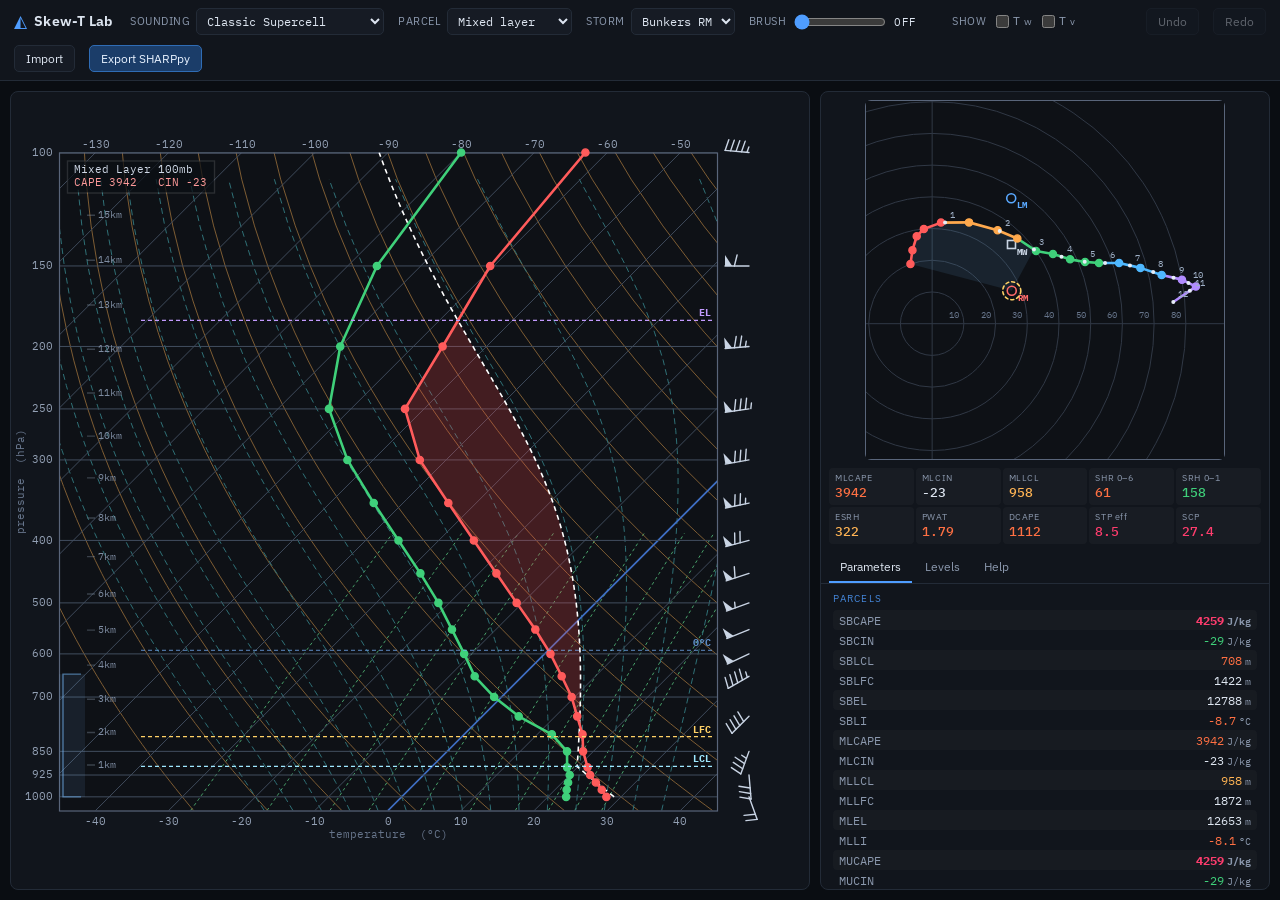
<file: web/skewt-lab/index.html>
<!doctype html>
<html lang="en" data-theme="dark">
<head>
<meta charset="utf-8">
<meta name="viewport" content="width=device-width, initial-scale=1">
<title>Skew-T Lab</title>
<link rel="preconnect" href="https://fonts.googleapis.com">
<link rel="preconnect" href="https://fonts.gstatic.com" crossorigin>
<link rel="stylesheet" href="https://fonts.googleapis.com/css2?family=IBM+Plex+Mono:wght@400;500;600&family=IBM+Plex+Sans:wght@400;500;600&display=swap">
<link rel="stylesheet" href="css/style.css">
</head>
<body>

<header class="bar">
  <div class="brand"><span class="logo">◭</span> Skew-T&nbsp;Lab</div>

  <label class="ctl">Sounding
    <select id="preset"></select>
  </label>

  <label class="ctl">Parcel
    <select id="parcel">
      <option value="sfc">Surface</option>
      <option value="ml" selected>Mixed layer</option>
      <option value="mu">Most unstable</option>
      <option value="eff">Eff. inflow</option>
      <option value="fcst">Forecast</option>
    </select>
  </label>

  <label class="ctl">Storm
    <select id="storm">
      <option value="rm" selected>Bunkers RM</option>
      <option value="lm">Bunkers LM</option>
      <option value="mean">0–6 mean</option>
    </select>
  </label>

  <label class="ctl brush">Brush
    <input type="range" id="brush" min="0" max="4000" step="100" value="0">
    <span class="val" id="brushVal">off</span>
  </label>

  <span class="ctl chks">Show
    <label class="chk"><input type="checkbox" id="showWb"> T<sub>w</sub></label>
    <label class="chk"><input type="checkbox" id="showTv"> T<sub>v</sub></label>
  </span>

  <div class="spacer"></div>

  <button id="undo" class="btn" title="Ctrl+Z">Undo</button>
  <button id="redo" class="btn" title="Ctrl+Shift+Z">Redo</button>
  <button id="importBtn" class="btn">Import</button>
  <button id="exportBtn" class="btn primary">Export SHARPpy</button>
</header>

<main>
  <section class="pane skewt-pane">
    <canvas id="skewt"></canvas>
  </section>

  <aside class="pane side">
    <div class="hodo-wrap">
      <canvas id="hodo"></canvas>
      <div class="hodo-foot" id="hodoFoot"></div>
    </div>

    <nav class="tabs">
      <button class="tab active" data-tab="params">Parameters</button>
      <button class="tab" data-tab="levels">Levels</button>
      <button class="tab" data-tab="help">Help</button>
    </nav>

    <div class="tabbody">
      <div class="tabpage active" id="page-params"></div>

      <div class="tabpage" id="page-levels">
        <div class="lvl-actions">
          <label class="ctl sm">Resolution
            <select id="resolution">
              <option value="raob">RAOB — mandatory + sig</option>
              <option value="bufr25">BUFR — 25 hPa</option>
              <option value="bufr10">BUFR — 10 hPa</option>
              <option value="bufr5">BUFR — 5 hPa</option>
              <option value="bufr2">BUFR — 2 hPa</option>
              <option value="bufr1">BUFR — 1 hPa</option>
            </select>
          </label>
          <span class="lvl-count" id="lvlCount"></span>
        </div>
        <div class="lvl-actions">
          <button class="btn sm" id="smoothT" title="One 1-2-1 pass over temperature and dewpoint">Smooth T/Td</button>
          <button class="btn sm" id="smoothW" title="One 1-2-1 pass over the wind profile">Smooth wind</button>
          <button class="btn sm" id="addLvl">+ level</button>
          <button class="btn sm" id="delLvl">– level</button>
          <label class="ctl sm">Sfc elev
            <input type="number" id="elev" step="10" class="num wide">
          </label>
        </div>
        <div class="lvl-scroll">
          <table class="lvl" id="lvlTable">
            <thead><tr>
              <th>hPa</th><th>m</th><th>T °C</th><th>Td °C</th><th>dir</th><th>kt</th>
            </tr></thead>
            <tbody></tbody>
          </table>
        </div>
      </div>

      <div class="tabpage" id="page-help">
        <h3>Editing</h3>
        <ul>
          <li><b>Drag</b> a red dot to change temperature, a green dot to change dewpoint. Points slide along their isobar.</li>
          <li><b>Drag</b> a hodograph dot to change that level's wind. Hold <kbd>Shift</kbd> to keep the direction and change speed only.</li>
          <li><b>Brush</b> spreads an edit into neighbouring levels with a cosine taper over the height you pick — good for reshaping a whole layer at once.</li>
          <li><kbd>Shift</kbd>+click empty skew-T space inserts a level there; <kbd>Alt</kbd>+click a dot deletes that level.</li>
          <li><b>Scroll</b> over the skew-T to zoom in around the cursor (up to ×24); finer isobars, isotherms and adiabats fill in as you go. <b>Drag</b> empty space (or right/middle-drag anywhere) to pan, <b>double-click</b> to reset.</li>
          <li><kbd>Ctrl</kbd>+<kbd>Z</kbd> /<kbd>Ctrl</kbd>+<kbd>Shift</kbd>+<kbd>Z</kbd> undo and redo.</li>
          <li>Dewpoint is clamped at or below temperature automatically.</li>
          <li><b>Resolution</b> (Levels tab) reshapes the sounding onto more editable points — RAOB gives the ~21 levels a radiosonde reports, BUFR gives a model-style profile every 25/10/5/2/1 hPa (up to ~950 points — zoom in to work with them). The curve is preserved; only the number of handles changes. At high resolution the dots thin out for legibility, but you can still grab any level.</li>
          <li><b>Smooth</b> runs one 1-2-1 pass to take the kinks out after editing. Press it repeatedly for more.</li>
        </ul>
        <h3>What is drawn</h3>
        <ul>
          <li>Red / green lines: environmental temperature and dewpoint. Dashed white: the selected parcel's trace.</li>
          <li>Red fill is CAPE above the LFC, blue fill is CIN below it — both computed with virtual temperature.</li>
          <li>The blue bracket on the left edge is the effective inflow layer (parcel CAPE ≥ 100 J/kg and CIN ≥ −250 J/kg).</li>
          <li>Hodograph colours: 0–1 km red, 1–3 orange, 3–6 green, 6–9 blue, 9–12 purple. RM / LM are the Bunkers motions, MW the 0–6 km mean wind, the yellow ring is the storm motion the parameters use.</li>
        </ul>
        <h3>Export</h3>
        <ul>
          <li><b>Export SHARPpy</b> writes the SPC plain-text format (<code>%TITLE% / %RAW% / %END%</code>) that SHARPpy, its <code>sharppy.io.spc_decoder</code>, and most SPC tools read directly.</li>
          <li>Optionally the derived parameters are appended as <code>#</code> comment lines, which decoders ignore.</li>
        </ul>
        <p class="note">Parcel theory here follows Bolton (1980) for LCL, θ<sub>e</sub> and the moist adiabat; buoyancy is integrated in log-pressure with virtual temperature. Numbers will land close to SHARPpy but not bit-identical.</p>
      </div>
    </div>
  </aside>
</main>

<div class="modal" id="modal" hidden>
  <div class="modal-box">
    <div class="modal-head">
      <h2 id="modalTitle">Export</h2>
      <button class="btn sm" id="modalClose">Close</button>
    </div>
    <div class="modal-tools" id="modalTools"></div>
    <textarea id="modalText" spellcheck="false"></textarea>
    <div class="modal-foot" id="modalFoot"></div>
  </div>
</div>

<script src="js/thermo.js"></script>
<script src="js/profile.js"></script>
<script src="js/params.js"></script>
<script src="js/samples.js"></script>
<script src="js/sharppy.js"></script>
<script src="js/bufkit.js"></script>
<script src="js/skewt.js"></script>
<script src="js/hodo.js"></script>
<script src="js/app.js"></script>
</body>
</html>
</file>
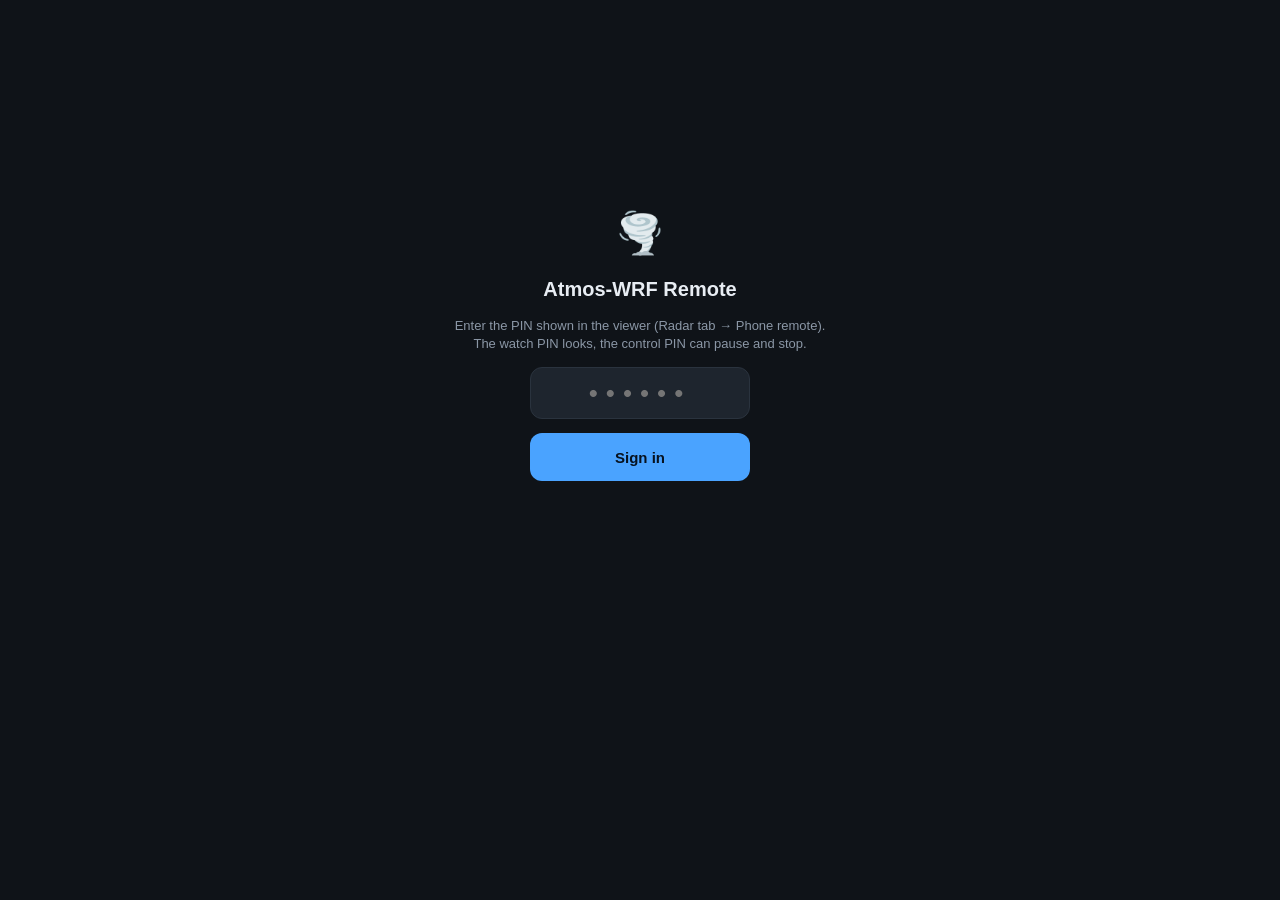
<file: web/remote.html>
<!doctype html>
<html lang="en">
<head>
<meta charset="utf-8">
<meta name="viewport" content="width=device-width, initial-scale=1, viewport-fit=cover">
<meta name="theme-color" content="#0f1318">
<meta name="apple-mobile-web-app-capable" content="yes">
<meta name="apple-mobile-web-app-status-bar-style" content="black-translucent">
<meta name="apple-mobile-web-app-title" content="Atmos-WRF Remote">
<title>Atmos-WRF Remote</title>
<style>
  :root { --bg: #0f1318; --panel: #171c23; --panel2: #1e252e; --line: #2a333e; --ink: #e8edf3; --muted: #8b97a6;
          --accent: #4aa3ff; --good: #3ecf8e; --warn: #f2b84b; --bad: #ff5c5c; }
  * { box-sizing: border-box; -webkit-tap-highlight-color: transparent; }
  html, body { margin: 0; background: var(--bg); color: var(--ink); font: 15px/1.4 -apple-system, "Segoe UI", Roboto, sans-serif; }
  body { padding: env(safe-area-inset-top) 0 env(safe-area-inset-bottom); }
  header { position: sticky; top: 0; z-index: 5; display: flex; align-items: center; gap: 10px; padding: 12px 16px;
           background: rgba(15, 19, 24, .92); backdrop-filter: blur(8px); border-bottom: 1px solid var(--line); }
  header b { font-size: 16px; letter-spacing: .2px; }
  .chip { padding: 3px 10px; border-radius: 99px; font-size: 12px; font-weight: 600; background: var(--panel2); color: var(--muted); }
  .chip.running { background: rgba(62, 207, 142, .15); color: var(--good); }
  .chip.paused, .chip.waiting { background: rgba(242, 184, 75, .15); color: var(--warn); }
  .chip.error { background: rgba(255, 92, 92, .15); color: var(--bad); }
  .grow { flex: 1; }
  main { padding: 12px 16px 90px; display: flex; flex-direction: column; gap: 12px; max-width: 760px; margin: 0 auto; }
  .card { background: var(--panel); border: 1px solid var(--line); border-radius: 14px; overflow: hidden; }
  .card h3 { margin: 0; padding: 12px 14px 6px; font-size: 13px; color: var(--muted); font-weight: 600; text-transform: uppercase; letter-spacing: .6px; }
  .stats { display: grid; grid-template-columns: repeat(3, 1fr); gap: 1px; background: var(--line); }
  .stats div { background: var(--panel); padding: 10px 12px; }
  .stats small { display: block; color: var(--muted); font-size: 11px; }
  .stats span { font-size: 17px; font-weight: 600; font-variant-numeric: tabular-nums; }
  .radar { position: relative; background: #0b0d10; aspect-ratio: 1 / 1; }
  .radar img { width: 100%; height: 100%; object-fit: contain; display: block; }
  .radar .stamp { position: absolute; right: 8px; bottom: 8px; font-size: 11px; color: var(--muted); background: rgba(0,0,0,.55); padding: 2px 6px; border-radius: 6px; }
  .seg { display: flex; gap: 6px; padding: 10px; flex-wrap: wrap; }
  .seg button, select { flex: 1; min-width: 60px; height: 38px; border-radius: 10px; border: 1px solid var(--line); background: var(--panel2);
           color: var(--ink); font: inherit; font-size: 14px; }
  .seg button.on { background: var(--accent); border-color: var(--accent); color: #07121f; font-weight: 600; }
  ul { list-style: none; margin: 0; padding: 0 14px 10px; }
  li { padding: 8px 0; border-bottom: 1px solid var(--line); font-size: 14px; }
  li:last-child { border-bottom: none; }
  li .meta { color: var(--muted); font-size: 12px; }
  .ef { display: inline-block; min-width: 38px; text-align: center; border-radius: 6px; padding: 1px 6px; font-weight: 700; color: #111; margin-right: 6px; }
  .live { color: var(--bad); font-size: 12px; font-weight: 600; }
  .controls { position: fixed; left: 0; right: 0; bottom: 0; display: flex; gap: 10px; padding: 12px 16px calc(12px + env(safe-area-inset-bottom));
              background: rgba(15, 19, 24, .94); backdrop-filter: blur(8px); border-top: 1px solid var(--line); }
  .controls button { flex: 1; height: 46px; border-radius: 12px; border: none; font: inherit; font-weight: 700; font-size: 15px; }
  #bPause { background: var(--warn); color: #241a05; }
  #bStop { background: var(--bad); color: #2a0707; }
  .login { min-height: 80vh; display: flex; flex-direction: column; align-items: center; justify-content: center; gap: 14px; padding: 24px; text-align: center; }
  .login input { width: 220px; height: 52px; font-size: 26px; text-align: center; letter-spacing: 8px; border-radius: 12px;
                 border: 1px solid var(--line); background: var(--panel2); color: var(--ink); }
  .login button { width: 220px; height: 48px; border-radius: 12px; border: none; background: var(--accent); color: #07121f; font: inherit; font-weight: 700; }
  .err { color: var(--bad); min-height: 20px; }
  .hint { color: var(--muted); font-size: 13px; }
  .hidden { display: none !important; }
</style>
</head>
<body>
<div id="login" class="login hidden">
  <div style="font-size:40px">🌪️</div>
  <b style="font-size:20px">Atmos-WRF Remote</b>
  <div class="hint">Enter the PIN shown in the viewer (Radar tab → Phone remote).<br>The watch PIN looks, the control PIN can pause and stop.</div>
  <input id="pin" inputmode="numeric" autocomplete="one-time-code" maxlength="12" placeholder="••••••">
  <button id="go">Sign in</button>
  <div id="err" class="err"></div>
</div>

<div id="app" class="hidden">
  <header><b>Atmos-WRF Remote</b><span id="status" class="chip">…</span><span class="grow"></span><span id="role" class="chip"></span></header>
  <main>
    <div class="card">
      <div class="stats">
        <div><small>Model time</small><span id="sClock">–</span></div>
        <div><small>Run time</small><span id="sT">–</span></div>
        <div><small>Speed</small><span id="sSpeed">–</span></div>
        <div><small>Storms</small><span id="sStorms">–</span></div>
        <div><small>Tornadoes</small><span id="sTor">–</span></div>
        <div><small>Warnings</small><span id="sWarn">–</span></div>
      </div>
    </div>
    <div class="card">
      <div class="seg"><select id="site"></select></div>
      <div class="radar"><img id="img" alt="" class="hidden"><span id="stamp" class="stamp">No radar volume yet</span></div>
      <div class="seg" id="prod"><button data-p="BR" class="on">Reflectivity</button><button data-p="BV">Velocity</button><button data-p="CC">CC</button></div>
      <div class="seg" id="view"><button data-v="storm" class="on">Tornado</button><button data-v="60">60 km</button><button data-v="150">150 km</button><button data-v="230">230 km</button></div>
    </div>
    <div class="card"><h3>Tornadoes</h3><ul id="tors"><li class="meta">None yet.</li></ul></div>
    <div class="card"><h3>Warnings</h3><ul id="warns"><li class="meta">None.</li></ul></div>
    <div class="card"><h3>Log</h3><ul id="log"></ul></div>
    <div class="hint" style="text-align:center"><a href="#" id="out" style="color:var(--muted)">Sign out</a></div>
  </main>
  <div id="controls" class="controls hidden"><button id="bPause">Pause</button><button id="bStop">Stop run</button></div>
</div>

<script>
(() => {
  const $ = id => document.getElementById(id);
  const EF = ['#00b4e6', '#00c800', '#e6d700', '#ff8000', '#ff0000', '#ff00ff'];
  let token = localStorage.getItem('arhtRemote') || '', role = '', prod = 'BR', view = 'storm', site = '', last = null, imgKey = '';
  const api = async (path, body) => {
    const r = await fetch('/api/r/' + path, body ? { method: 'POST', headers: { 'Content-Type': 'application/json', 'X-Remote-Token': token }, body: JSON.stringify(body) }
      : { headers: { 'X-Remote-Token': token } });
    if (r.status === 401) { signOut(); throw new Error('signed out'); }
    const d = await r.json(); if (!r.ok) throw new Error(d.error || r.statusText); return d;
  };
  function signOut() { token = ''; localStorage.removeItem('arhtRemote'); $('app').classList.add('hidden'); $('login').classList.remove('hidden'); }
  $('out').onclick = e => { e.preventDefault(); signOut(); };
  $('go').onclick = async () => {
    $('err').textContent = '';
    try {
      const r = await fetch('/api/r/login', { method: 'POST', headers: { 'Content-Type': 'application/json' }, body: JSON.stringify({ pin: $('pin').value }) });
      const d = await r.json(); if (!r.ok) throw new Error(d.error || 'wrong PIN');
      token = d.token; localStorage.setItem('arhtRemote', token); start();
    } catch (e) { $('err').textContent = e.message; }
  };
  $('pin').onkeydown = e => { if (e.key === 'Enter') $('go').click(); };
  const fmt = s => { s = Math.max(0, Math.round(s || 0)); const h = Math.floor(s / 3600), m = Math.floor(s % 3600 / 60); return h ? `${h} h ${m} min` : `${m} min`; };
  function seg(id, attr, set) {
    $(id).onclick = e => { const b = e.target.closest('button'); if (!b) return;
      $(id).querySelectorAll('button').forEach(x => x.classList.toggle('on', x === b)); set(b.dataset[attr]); imgKey = ''; refreshImage(); };
  }
  seg('prod', 'p', v => prod = v); seg('view', 'v', v => view = v);
  $('site').onchange = () => { site = $('site').value; imgKey = ''; refreshImage(); };
  $('bPause').onclick = async () => { await api('control', { action: last && last.status === 'paused' ? 'resume' : 'pause' }).catch(e => alert(e.message)); tick(); };
  $('bStop').onclick = async () => { if (confirm('Stop the run? It cannot be resumed.')) { await api('control', { action: 'stop' }).catch(e => alert(e.message)); tick(); } };

  async function tick() {
    let d;
    try { d = await api('state'); } catch (e) { $('status').textContent = 'offline'; return; }
    last = d; role = d.role;
    $('role').textContent = role === 'control' ? 'control' : 'watch';
    $('controls').classList.toggle('hidden', role !== 'control' || !['running', 'paused', 'waiting'].includes(d.status));
    $('bPause').textContent = d.status === 'paused' ? 'Resume' : 'Pause';
    $('status').textContent = d.status === 'none' ? 'no run' : d.status; $('status').className = 'chip ' + (d.status || '');
    $('sClock').textContent = d.model_ms ? new Date(d.model_ms).toISOString().slice(11, 16) + 'Z' : '–';
    $('sT').textContent = d.t !== undefined ? fmt(d.t) : '–';
    $('sSpeed').textContent = d.speed ? d.speed.toFixed(1) + '×' : '–';
    $('sStorms').textContent = d.storms ?? '–';
    $('sTor').textContent = (d.tornadoes || []).length + ((d.tornadoes || []).some(t => t.active) ? ' ●' : '');
    $('sWarn').textContent = (d.warnings || []).filter(w => w.active).length;
    const radars = d.radars || [];
    if (radars.map(r => r.icao).join() !== [...$('site').options].map(o => o.value).join()) {
      $('site').innerHTML = radars.map(r => `<option value="${r.icao}">${r.icao}${r.kind === 'dow' ? ' (DOW)' : ''}</option>`).join('');
      site = site && radars.some(r => r.icao === site) ? site : (d.display_radar || (radars[0] || {}).icao || '');
      $('site').value = site;
    }
    $('tors').innerHTML = (d.tornadoes || []).slice().reverse().map(t => `<li><span class="ef" style="background:${EF[Math.max(0, t.ef || 0)]}">EF${t.ef}</span>
      T${t.id} ${t.active ? '<span class="live">on the ground</span>' : ''}<div class="meta">${fmt(t.t0)} – ${fmt(t.t1)}, peak ${Math.round((t.wind || 0) * 2.237)} mph</div></li>`).join('') || '<li class="meta">None yet.</li>';
    $('warns').innerHTML = (d.warnings || []).slice().reverse().map(w => `<li><b>${w.code}</b> ${w.active ? '' : '<span class="meta">(expired)</span>'}<div class="meta">${w.hazard || ''}</div></li>`).join('') || '<li class="meta">None.</li>';
    $('log').innerHTML = (d.events || []).slice().reverse().slice(0, 12).map(e => `<li><span class="meta">${fmt(e.t)} · ${e.kind}</span><div>${e.text.replace(/</g, '&lt;')}</div></li>`).join('');
    refreshImage();
  }
  function refreshImage() {
    if (!site) return;
    const key = [site, prod, view, last && last.radars ? (last.radars.find(r => r.icao === site) || {}).volumes : 0].join('|');
    if (key === imgKey) return;
    imgKey = key;
    const px = Math.min(1400, Math.round(Math.min(window.innerWidth, 760) * (window.devicePixelRatio || 1)));
    fetch(`/api/r/image?site=${site}&product=${prod}&view=${view}&px=${px}`, { headers: { 'X-Remote-Token': token } })
      .then(r => r.ok ? r.blob() : Promise.reject(r.status)).then(b => {
        const u = URL.createObjectURL(b); const old = $('img').src; $('img').src = u; $('img').classList.remove('hidden'); if (old.startsWith('blob:')) URL.revokeObjectURL(old);
        $('stamp').textContent = `${site} · ${prod} · updated ${new Date().toLocaleTimeString()}`;
      }).catch(() => { $('stamp').textContent = `${site}: no volume yet`; });
  }
  function start() { $('login').classList.add('hidden'); $('app').classList.remove('hidden'); tick(); }
  setInterval(() => { if (token) tick(); }, 10000);
  document.addEventListener('visibilitychange', () => { if (!document.hidden && token) tick(); });
  if (token) start(); else $('login').classList.remove('hidden');
})();
</script>
</body>
</html>
</file>
<file: web/skewt-lab/css/style.css>
/* Skew-T Lab - deliberately dark: the diagram is the instrument, the chrome
   stays out of the way. */
:root {
  color-scheme: dark;
  --bg:        #0a0d12;
  --panel:     #11151c;
  --panel-2:   #161b24;
  --plot-bg:   #0e1116;
  --line:      #232b37;
  --frame:     #59657a;
  --text:      #dde5f0;
  --text-dim:  #8b98ad;
  --axis-text: #93a0b4;
  --axis-dim:  #66748a;
  --hgt-text:  #7d8ba0;

  --iso:       #3e4a5b;
  --iso0:      #3f6fc4;
  --isobar:    #414d5e;
  --dryad:     #7d5c33;
  --moistad:   #2f7076;
  --mixr:      #48a06a;
  --ring:      #303845;

  --t:         #ff5b5b;
  --td:        #3fd07a;
  --parcel:    #ffffff;
  --wetbulb:   #4fd0c8;
  --virt:      #ff9d6b;
  --barb:      #c9d4e4;
  --lcl:       #9fe8ff;
  --lfc:       #ffd166;
  --el:        #c39bff;

  --accent:    #4f9dff;
  --ok:        #3fd07a;
  --warn:      #ffb454;
  --hot:       #ff7043;
  --extreme:   #ff3d6e;

  --mono: "IBM Plex Mono", ui-monospace, "SF Mono", Menlo, Consolas, monospace;
  --sans: "IBM Plex Sans", system-ui, -apple-system, "Segoe UI", Roboto, sans-serif;
}

* { box-sizing: border-box; }
html, body { height: 100%; }
body {
  margin: 0;
  background: var(--bg);
  color: var(--text);
  font: 13px/1.45 var(--sans);
  overflow: hidden;
  display: flex; flex-direction: column;
}

/* ---------- top bar ---------- */
.bar {
  display: flex; align-items: center; gap: 10px 14px;
  padding: 8px 14px;
  background: var(--panel);
  border-bottom: 1px solid var(--line);
  flex-wrap: wrap; flex: 0 0 auto;
}
.brand {
  font-weight: 650; letter-spacing: .2px; font-size: 14px;
  display: flex; align-items: center; gap: 7px; padding-right: 4px;
}
.logo { color: var(--accent); font-size: 17px; line-height: 1; }
.spacer { flex: 1; }

.ctl {
  display: flex; align-items: center; gap: 6px;
  font-size: 11px; text-transform: uppercase;
  letter-spacing: .5px; color: var(--text-dim);
}
.ctl.sm { text-transform: none; letter-spacing: 0; }
select, input[type=number], textarea {
  background: var(--panel-2); color: var(--text);
  border: 1px solid var(--line); border-radius: 5px;
  padding: 4px 6px; font: 12px var(--mono);
}
select:focus, input:focus, textarea:focus { outline: 1px solid var(--accent); outline-offset: 0; }
input[type=range] { width: 92px; accent-color: var(--accent); }
.brush .val { font: 11px var(--mono); color: var(--text); min-width: 44px; }

.btn {
  background: var(--panel-2); color: var(--text);
  border: 1px solid var(--line); border-radius: 5px;
  padding: 5px 11px; font: 12px var(--sans); cursor: pointer;
}
.btn:hover { border-color: #3a465a; background: #1c222d; }
.btn:active { transform: translateY(1px); }
.btn:focus-visible, .tab:focus-visible { outline: 2px solid var(--accent); outline-offset: 1px; }
.btn.primary { background: #1b3d69; border-color: #2f6cb5; color: #e8f2ff; }
.btn.primary:hover { background: #23508a; }
.btn.sm { padding: 3px 8px; font-size: 11px; }
.btn[disabled] { opacity: .38; cursor: default; }

/* ---------- layout ---------- */
main {
  display: flex; gap: 10px; padding: 10px;
  flex: 1 1 auto; min-height: 0;
}
.pane { background: var(--panel); border: 1px solid var(--line); border-radius: 8px; }
.skewt-pane { flex: 1 1 auto; min-width: 0; padding: 4px; }
#skewt { width: 100%; height: 100%; display: block; touch-action: none; }

.side {
  width: 450px; flex: 0 0 450px;
  display: flex; flex-direction: column; min-height: 0; overflow: hidden;
}
.hodo-wrap { padding: 8px 8px 4px; }
#hodo {
  width: 100%; max-width: 360px; aspect-ratio: 1 / 1;
  display: block; margin: 0 auto; border-radius: 6px; touch-action: none;
}
.hodo-foot {
  display: grid; grid-template-columns: repeat(5, 1fr);
  gap: 2px; padding: 8px 0 4px;
  font: 11px var(--mono);
}
.vit {
  display: flex; flex-direction: column; gap: 1px;
  padding: 4px 6px; border-radius: 4px; background: rgba(255,255,255,.03);
}
.vk { font: 9px var(--sans); letter-spacing: .6px; color: var(--text-dim); }
.vv {
  font: 500 13px var(--mono); color: var(--text);
  font-variant-numeric: tabular-nums;
}
.vv.l1 { color: var(--ok); }
.vv.l2 { color: var(--warn); }
.vv.l3 { color: var(--hot); }
.vv.l4 { color: var(--extreme); }

/* ---------- tabs ---------- */
.tabs { display: flex; gap: 2px; padding: 0 8px; border-bottom: 1px solid var(--line); }
.tab {
  background: none; border: none; border-bottom: 2px solid transparent;
  color: var(--text-dim); padding: 7px 11px; cursor: pointer;
  font: 12px var(--sans);
}
.tab:hover { color: var(--text); }
.tab.active { color: var(--text); border-bottom-color: var(--accent); }
.tabbody { flex: 1; min-height: 0; overflow: auto; }
.tabpage { display: none; padding: 10px 12px 24px; }
.tabpage.active { display: block; }

/* ---------- parameter panel ---------- */
.pgroup { margin-bottom: 14px; }
.pgroup h3 {
  margin: 0 0 6px; font: 10px/1 var(--sans); letter-spacing: 1.1px;
  text-transform: uppercase; color: var(--accent); opacity: .85;
}
.prow {
  display: grid; grid-template-columns: 1fr auto;
  gap: 8px; padding: 2.5px 6px; border-radius: 4px;
  font: 12px var(--mono);
}
.prow:nth-child(even) { background: rgba(255,255,255,.022); }
.prow .k { color: var(--text-dim); white-space: nowrap; overflow: hidden; text-overflow: ellipsis; }
.prow .v { color: var(--text); text-align: right; white-space: nowrap; font-variant-numeric: tabular-nums; }
.v.l1 { color: var(--ok); }
.v.l2 { color: var(--warn); }
.v.l3 { color: var(--hot); }
.v.l4 { color: var(--extreme); font-weight: 700; }
.v .u { color: var(--text-dim); font-size: 10px; margin-left: 3px; }

/* ---------- level table ---------- */
.lvl-actions { display: flex; align-items: center; gap: 8px; margin-bottom: 8px; flex-wrap: wrap; }
.lvl-scroll { max-height: none; }
table.lvl { width: 100%; border-collapse: collapse; font: 11px var(--mono);
              font-variant-numeric: tabular-nums; }
table.lvl th {
  position: sticky; top: 0; background: var(--panel);
  color: var(--text-dim); font-weight: 500; text-align: right;
  padding: 4px 4px; border-bottom: 1px solid var(--line);
}
table.lvl td { padding: 1px 2px; }
table.lvl tr.sel { background: rgba(79,157,255,.14); }
table.lvl input.num {
  width: 100%; text-align: right; padding: 2px 4px;
  background: transparent; border: 1px solid transparent; border-radius: 3px;
  color: var(--text); font: 11px var(--mono);
}
table.lvl input.num:hover { border-color: var(--line); }
table.lvl input.num:focus { border-color: var(--accent); background: var(--panel-2); }
table.lvl td.z { color: var(--text-dim); text-align: right; padding-right: 6px; }
input.num.wide { width: 78px; }
td.ct input { color: var(--t); }
td.cd input { color: var(--td); }

/* ---------- help ---------- */
#page-help h3 { font-size: 12px; margin: 14px 0 6px; color: var(--accent); }
#page-help h3:first-child { margin-top: 2px; }
#page-help ul { margin: 0; padding-left: 18px; color: var(--text-dim); }
#page-help li { margin-bottom: 5px; }
#page-help b { color: var(--text); font-weight: 600; }
#page-help code { font: 11px var(--mono); background: var(--panel-2); padding: 1px 4px; border-radius: 3px; }
kbd {
  font: 10px var(--mono); background: var(--panel-2); border: 1px solid var(--line);
  border-bottom-width: 2px; border-radius: 3px; padding: 1px 4px; color: var(--text);
}
.note { color: var(--text-dim); font-size: 11.5px; margin-top: 12px; }

/* ---------- modal ---------- */
.modal {
  position: fixed; inset: 0; background: rgba(4,6,10,.72);
  display: flex; align-items: center; justify-content: center; z-index: 50;
  padding: 24px;
}
.modal[hidden] { display: none; }
.modal-box {
  background: var(--panel); border: 1px solid var(--line); border-radius: 10px;
  width: min(780px, 100%); max-height: 100%; display: flex; flex-direction: column;
  box-shadow: 0 18px 60px rgba(0,0,0,.6);
}
.modal-head {
  display: flex; align-items: center; justify-content: space-between;
  padding: 12px 14px; border-bottom: 1px solid var(--line);
}
.modal-head h2 { margin: 0; font-size: 14px; font-weight: 600; }
.modal-tools {
  display: flex; align-items: center; gap: 12px; flex-wrap: wrap;
  padding: 10px 14px; border-bottom: 1px solid var(--line);
  font-size: 12px; color: var(--text-dim);
}
.modal-tools label { display: flex; align-items: center; gap: 5px; cursor: pointer; }
#modalText {
  flex: 1; min-height: 340px; margin: 0; border: none; border-radius: 0;
  resize: none; font: 11.5px/1.5 var(--mono); padding: 12px 14px;
  background: var(--plot-bg); white-space: pre; overflow: auto;
}
.modal-foot {
  display: flex; align-items: center; gap: 10px; justify-content: flex-end;
  padding: 11px 14px; border-top: 1px solid var(--line);
}
.modal-foot .msg { margin-right: auto; color: var(--ok); font-size: 12px; }
.modal-foot .msg.err { color: var(--extreme); }

@media (max-width: 1000px) {
  body { overflow: auto; display: block; }
  main { flex-direction: column; height: auto; }
  .skewt-pane { height: max(58vh, 460px); }
  .side { width: auto; flex: 1 1 auto; overflow: visible; }
  .tabbody { overflow: visible; }
}

.ctl.chks { gap: 10px; }
.chk {
  display: flex; align-items: center; gap: 4px;
  text-transform: none; letter-spacing: 0; font-size: 11.5px;
  color: var(--text-dim); cursor: pointer;
}
.chk input { accent-color: var(--accent); margin: 0; }
.chk:hover { color: var(--text); }

/* resolution / smoothing row in the Levels tab */
.lvl-count { font: 11px var(--mono); color: var(--text-dim); margin-left: auto; }
.lvl-actions select { font-size: 11px; }

/* file picker in the import dialog */
.filebtn {
  display: inline-flex; align-items: center;
  background: var(--panel-2); border: 1px solid var(--line); border-radius: 5px;
  padding: 4px 10px; cursor: pointer; color: var(--text); font-size: 12px;
}
.filebtn:hover { border-color: #3a465a; background: #1c222d; }
.filebtn input[type=file] { display: none; }
</file>
